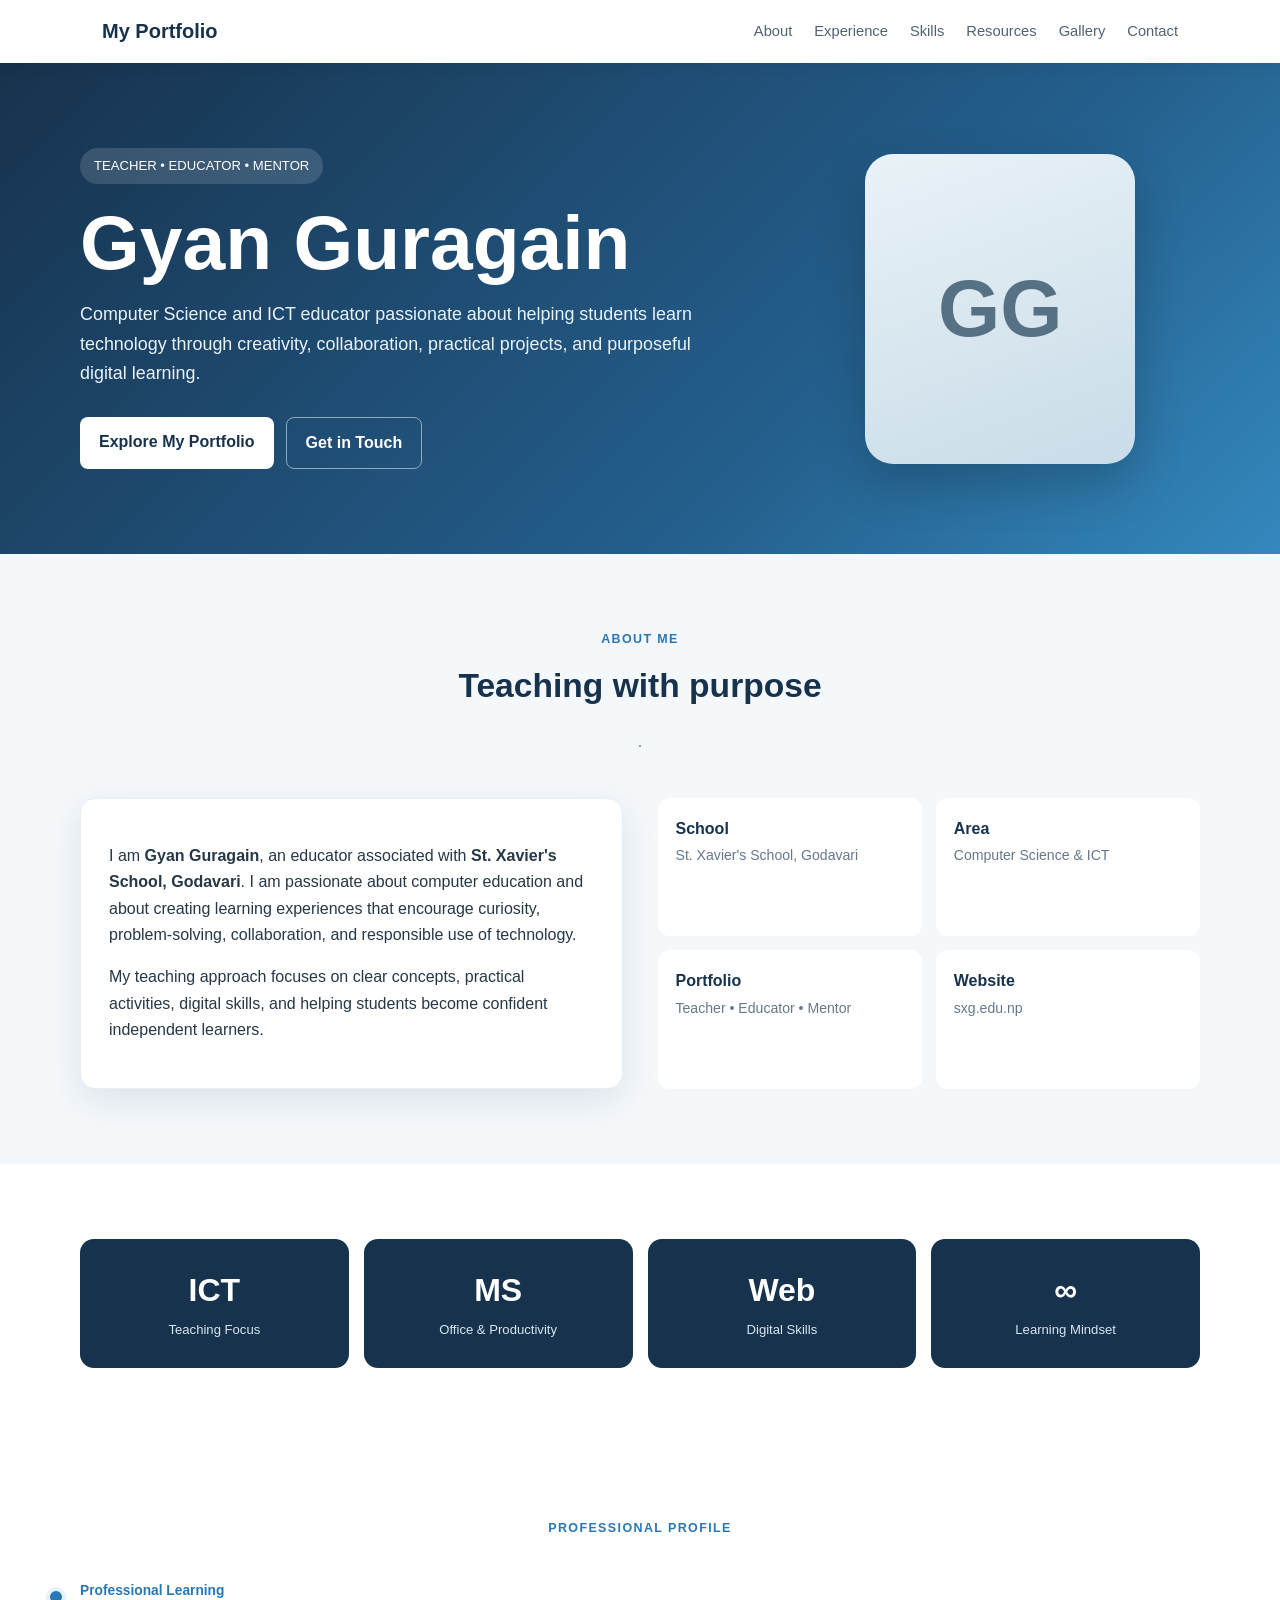
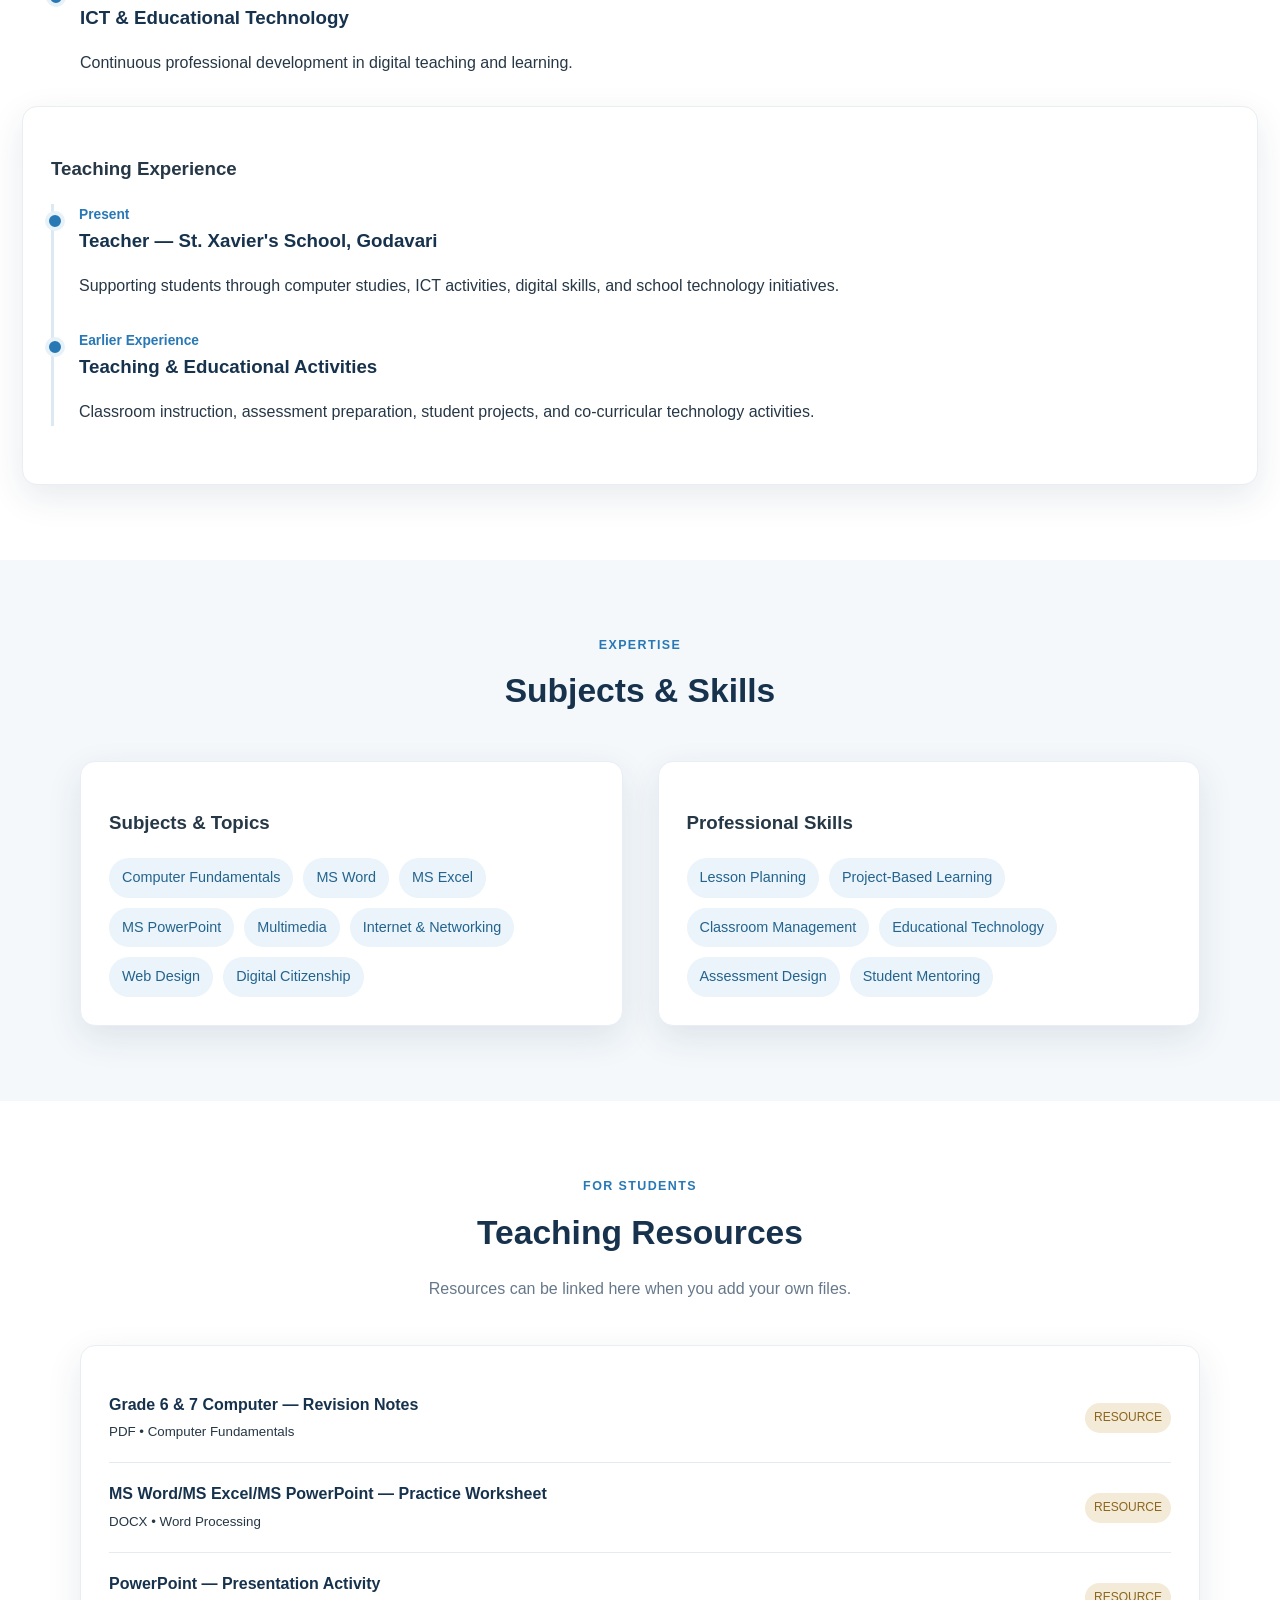
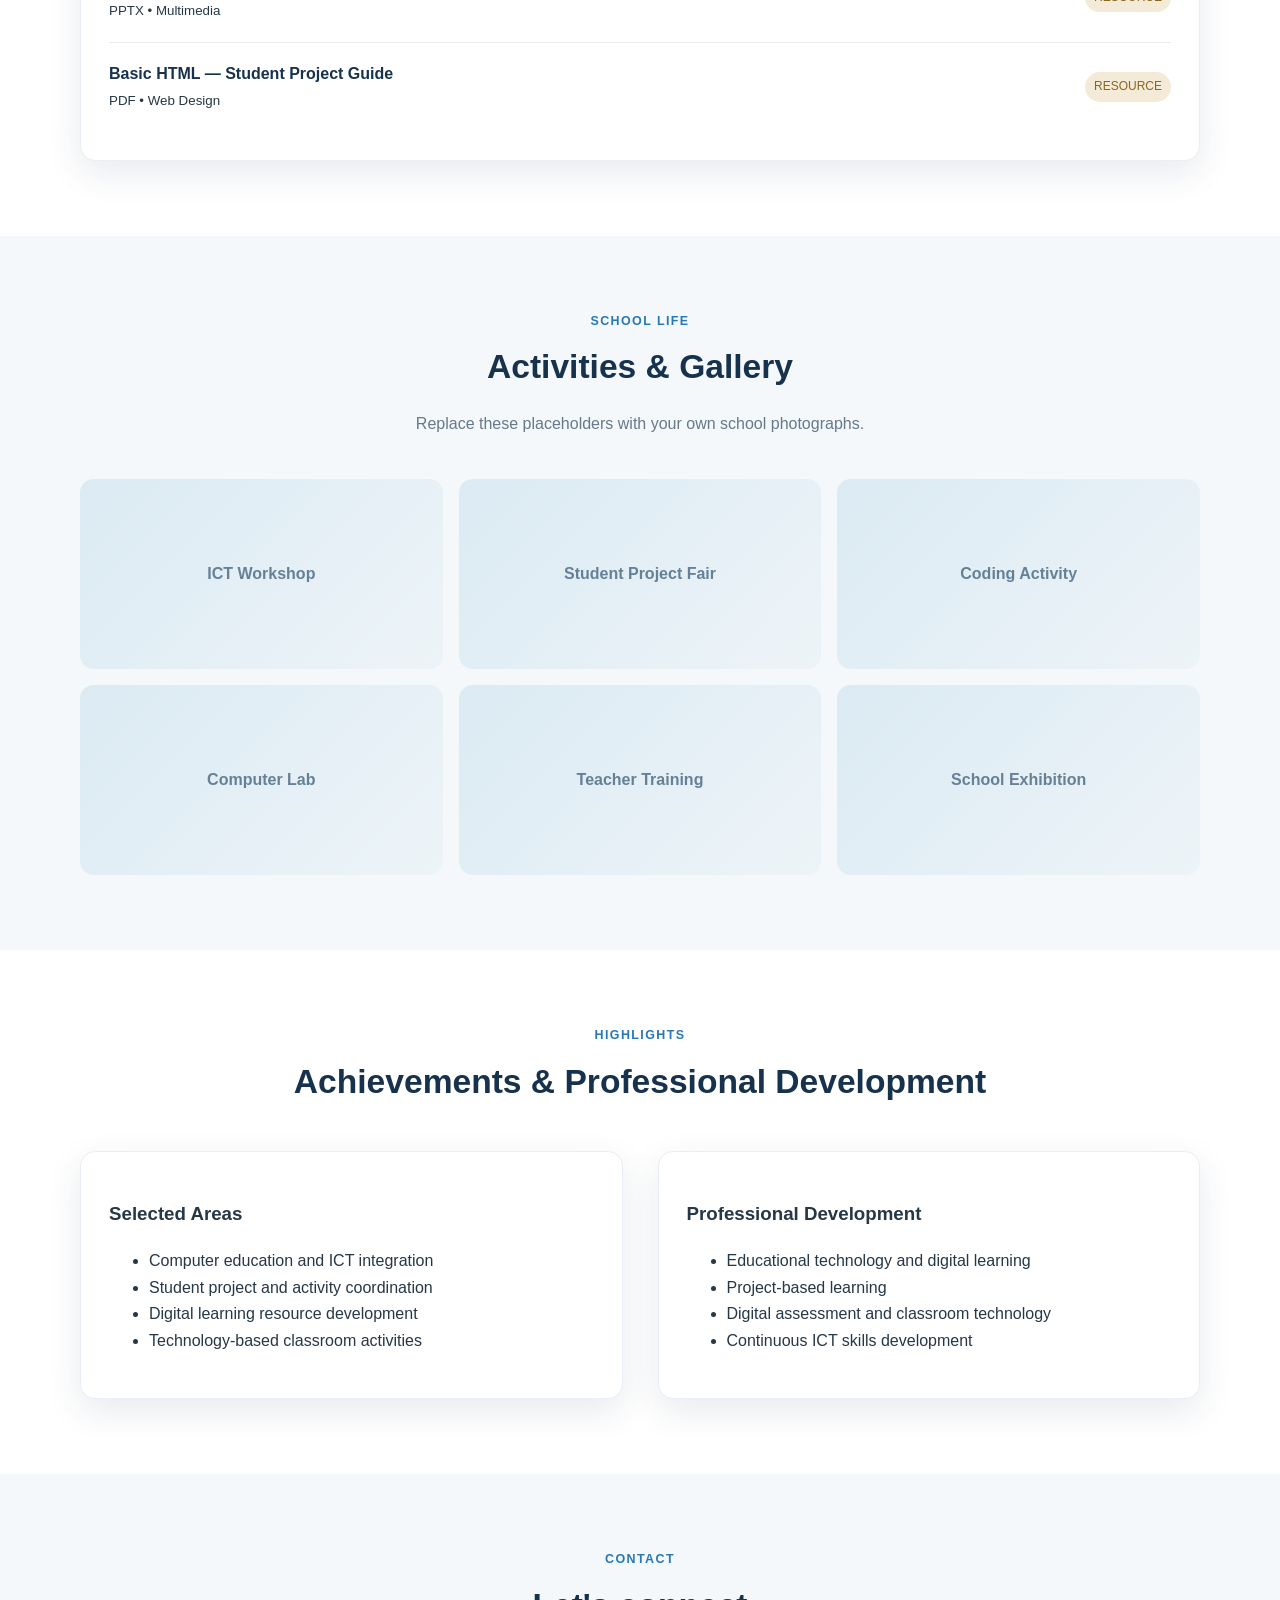
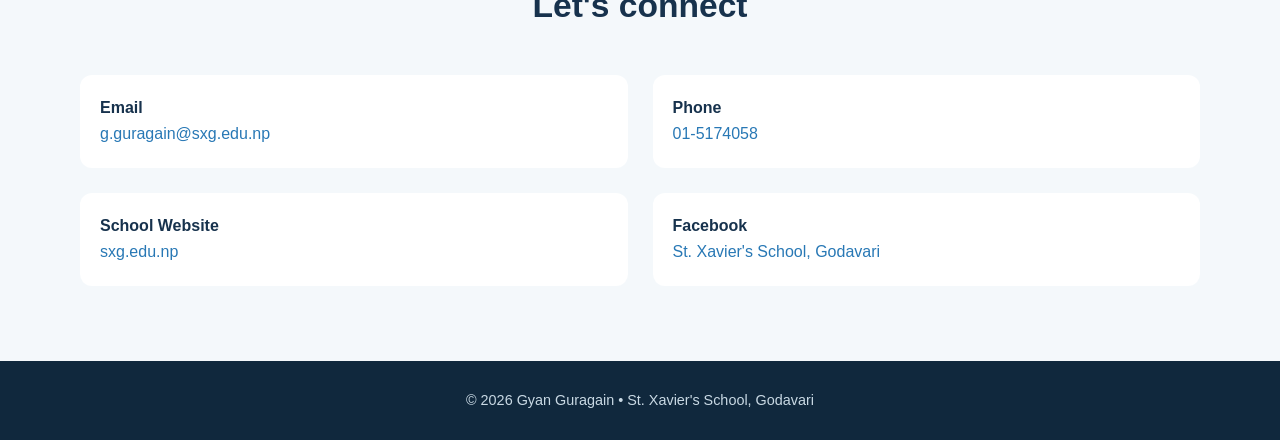
<file: index.html>
<!DOCTYPE html>
<html lang="en">
<head>
<meta charset="UTF-8">
<meta name="viewport" content="width=device-width, initial-scale=1.0">
<title>Gyan Guragain | Teacher Portfolio</title>
<meta name="description" content="Professional teacher portfolio of Gyan Guragain, Computer Science teacher at St. Xavier's School, Godavari.">
<style>
:root{--navy:#17324d;--blue:#2878b5;--light:#f4f8fb;--gold:#e6a93a;--text:#263746;--muted:#66788a;--white:#fff;--shadow:0 12px 35px rgba(23,50,77,.10)}
*{box-sizing:border-box;scroll-behavior:smooth}
body{margin:0;font-family:Inter,Segoe UI,Arial,sans-serif;color:var(--text);line-height:1.65}
a{text-decoration:none;color:inherit}
nav{position:sticky;top:0;z-index:10;background:rgba(255,255,255,.96);backdrop-filter:blur(10px);box-shadow:0 2px 16px rgba(0,0,0,.06)}
.navwrap{max-width:1120px;margin:auto;display:flex;align-items:center;justify-content:space-between;padding:15px 22px}
.logo{font-weight:800;color:var(--navy);font-size:1.25rem}.logo span{color:var(--blue)}
.links{display:flex;gap:22px;font-size:.92rem;color:#506274}.links a:hover{color:var(--blue)}
.hero{background:linear-gradient(135deg,#17324d,#245f8d 65%,#3488bd);color:#fff;padding:85px 22px}
.hero-inner{max-width:1120px;margin:auto;display:grid;grid-template-columns:1.25fr .75fr;gap:55px;align-items:center}
.badge{display:inline-block;background:rgba(255,255,255,.14);padding:7px 14px;border-radius:30px;font-size:.82rem}
h1{font-size:clamp(2.5rem,6vw,4.8rem);line-height:1.05;margin:18px 0}
.hero p{font-size:1.12rem;max-width:650px;color:#e8f2f8}
.buttons{display:flex;gap:12px;margin-top:28px;flex-wrap:wrap}.btn{padding:12px 19px;border-radius:8px;font-weight:700}.primary{background:#fff;color:var(--navy)}.outline{border:1px solid rgba(255,255,255,.5)}
.profile{display:flex;justify-content:center}.portrait{width:270px;height:310px;border-radius:28px;background:linear-gradient(160deg,#e9f2f7,#c9dce8);display:flex;align-items:center;justify-content:center;color:#567084;font-size:5rem;font-weight:800;box-shadow:0 20px 50px rgba(0,0,0,.2)}
section{padding:75px 22px}.container{max-width:1120px;margin:auto}.section-title{text-align:center;margin-bottom:42px}.eyebrow{color:var(--blue);font-weight:800;text-transform:uppercase;letter-spacing:1.4px;font-size:.78rem}.section-title h2{font-size:2.1rem;color:var(--navy);margin:8px 0}.section-title p{color:var(--muted)}
.grid2{display:grid;grid-template-columns:1fr 1fr;gap:35px}.card{background:#fff;border-radius:15px;padding:28px;box-shadow:var(--shadow);border:1px solid #e8eef3}
.about{background:var(--light)}.facts{display:grid;grid-template-columns:repeat(2,1fr);gap:14px}.fact{padding:18px;background:#fff;border-radius:12px}.fact b{display:block;color:var(--navy)}.fact span{font-size:.88rem;color:var(--muted)}
.timeline{border-left:3px solid #dce9f2;padding-left:25px}.item{position:relative;margin-bottom:30px}.item:before{content:"";position:absolute;left:-34px;top:7px;width:12px;height:12px;border-radius:50%;background:var(--blue);border:4px solid #e7f1f8}.item h3{margin:0;color:var(--navy)}.date{color:var(--blue);font-weight:700;font-size:.86rem}
.skills{display:flex;flex-wrap:wrap;gap:10px}.skill{background:#eaf4fa;color:#24638e;padding:8px 13px;border-radius:25px;font-size:.9rem}
.stats{display:grid;grid-template-columns:repeat(4,1fr);gap:15px}.stat{text-align:center;background:var(--navy);color:#fff;border-radius:14px;padding:25px}.stat strong{font-size:2rem;display:block}.stat span{font-size:.82rem;color:#d8e6ef}
.resource{display:flex;justify-content:space-between;align-items:center;gap:15px;padding:18px 0;border-bottom:1px solid #e5ebef}.resource:last-child{border:0}.resource h3{margin:0;color:var(--navy);font-size:1rem}.tag{font-size:.75rem;background:#f3ead8;color:#8b661d;padding:5px 9px;border-radius:15px}
.gallery{display:grid;grid-template-columns:repeat(3,1fr);gap:16px}.photo{height:190px;border-radius:14px;background:linear-gradient(135deg,#dbeaf3,#edf4f8);display:flex;align-items:center;justify-content:center;color:#668096;font-weight:700}
.contact{background:var(--light)}.contactbox{display:grid;grid-template-columns:1fr 1fr;gap:25px}.contact-item{background:#fff;padding:20px;border-radius:12px}.contact-item b{display:block;color:var(--navy)}.contact-item a{color:var(--blue)}
footer{background:#10283d;color:#c9d9e4;text-align:center;padding:28px 20px;font-size:.9rem}
@media(max-width:800px){.hero-inner,.grid2,.contactbox{grid-template-columns:1fr}.profile{order:-1}.portrait{width:190px;height:210px;font-size:3.5rem}.links{display:none}.stats{grid-template-columns:repeat(2,1fr)}.gallery{grid-template-columns:1fr 1fr}}
@media(max-width:500px){section{padding:55px 17px}.stats,.gallery,.facts{grid-template-columns:1fr}.hero{padding:60px 17px}}
</style>
</head>
<body>
<nav><div class="navwrap">
<a class="logo" href="#home">My<span></span> Portfolio</a>
<div class="links"><a href="#about">About</a><a href="#experience">Experience</a><a href="#skills">Skills</a><a href="#resources">Resources</a><a href="#gallery">Gallery</a><a href="#contact">Contact</a></div>
</div></nav>

<header class="hero" id="home"><div class="hero-inner">
<div>
<span class="badge">TEACHER • EDUCATOR • MENTOR</span>
<h1>Gyan Guragain</h1>
<p>Computer Science and ICT educator passionate about helping students learn technology through creativity, collaboration, practical projects, and purposeful digital learning.</p>
<div class="buttons"><a class="btn primary" href="#about">Explore My Portfolio</a><a class="btn outline" href="#contact">Get in Touch</a></div>
</div>
<div class="profile"><div class="portrait">GG</div></div>
</div></header>

<section id="about" class="about"><div class="container">
<div class="section-title"><div class="eyebrow">About Me</div><h2>Teaching with purpose</h2><p>.</p></div>
<div class="grid2"><div class="card">
<p>I am <b>Gyan Guragain</b>, an educator associated with <b>St. Xavier's School, Godavari</b>. I am passionate about computer education and about creating learning experiences that encourage curiosity, problem-solving, collaboration, and responsible use of technology.</p>
<p>My teaching approach focuses on clear concepts, practical activities, digital skills, and helping students become confident independent learners.</p>
</div><div class="facts">
<div class="fact"><b>School</b><span>St. Xavier's School, Godavari</span></div>
<div class="fact"><b>Area</b><span>Computer Science & ICT</span></div>
<div class="fact"><b>Portfolio</b><span>Teacher • Educator • Mentor</span></div>
<div class="fact"><b>Website</b><span>sxg.edu.np</span></div>
</div></div>
</div></section>

<section><div class="container"><div class="stats">
<div class="stat"><strong>ICT</strong><span>Teaching Focus</span></div><div class="stat"><strong>MS</strong><span>Office & Productivity</span></div><div class="stat"><strong>Web</strong><span>Digital Skills</span></div><div class="stat"><strong>∞</strong><span>Learning Mindset</span></div>
</div></div></section>

<section id="experience"><div class="container">
<div class="section-title"><div class="eyebrow">Professional Profile</div><h2></h2></div>
<div class="item"><div class="date">Professional Learning</div><h3>ICT & Educational Technology</h3><p>Continuous professional development in digital teaching and learning.</p></div>
</div></div>
<div class="card"><h3>Teaching Experience</h3><div class="timeline">
<div class="item"><div class="date">Present</div><h3>Teacher — St. Xavier's School, Godavari</h3><p>Supporting students through computer studies, ICT activities, digital skills, and school technology initiatives.</p></div>
<div class="item"><div class="date">Earlier Experience</div><h3>Teaching & Educational Activities</h3><p>Classroom instruction, assessment preparation, student projects, and co-curricular technology activities.</p></div>
</div></div></div>
</div></section>

<section id="skills" class="about"><div class="container">
<div class="section-title"><div class="eyebrow">Expertise</div><h2>Subjects & Skills</h2></div>
<div class="grid2"><div class="card"><h3>Subjects & Topics</h3><div class="skills"><span class="skill">Computer Fundamentals</span><span class="skill">MS Word</span><span class="skill">MS Excel</span><span class="skill">MS PowerPoint</span><span class="skill">Multimedia</span><span class="skill">Internet & Networking</span><span class="skill">Web Design</span><span class="skill">Digital Citizenship</span></div></div>
<div class="card"><h3>Professional Skills</h3><div class="skills"><span class="skill">Lesson Planning</span><span class="skill">Project-Based Learning</span><span class="skill">Classroom Management</span><span class="skill">Educational Technology</span><span class="skill">Assessment Design</span><span class="skill">Student Mentoring</span></div></div></div>
</div></section>

<section id="resources"><div class="container">
<div class="section-title"><div class="eyebrow">For Students</div><h2>Teaching Resources</h2><p>Resources can be linked here when you add your own files.</p></div>
<div class="card">
<div class="resource"><div><h3>Grade 6 & 7 Computer — Revision Notes</h3><small>PDF • Computer Fundamentals</small></div><span class="tag">RESOURCE</span></div>
<div class="resource"><div><h3>MS Word/MS Excel/MS PowerPoint — Practice Worksheet</h3><small>DOCX • Word Processing</small></div><span class="tag">RESOURCE</span></div>
<div class="resource"><div><h3>PowerPoint — Presentation Activity</h3><small>PPTX • Multimedia</small></div><span class="tag">RESOURCE</span></div>
<div class="resource"><div><h3>Basic HTML — Student Project Guide</h3><small>PDF • Web Design</small></div><span class="tag">RESOURCE</span></div>
</div></div></section>

<section id="gallery" class="about"><div class="container">
<div class="section-title"><div class="eyebrow">School Life</div><h2>Activities & Gallery</h2><p>Replace these placeholders with your own school photographs.</p></div>
<div class="gallery"><div class="photo">ICT Workshop</div><div class="photo">Student Project Fair</div><div class="photo">Coding Activity</div><div class="photo">Computer Lab</div><div class="photo">Teacher Training</div><div class="photo">School Exhibition</div></div>
</div></section>

<section><div class="container"><div class="section-title"><div class="eyebrow">Highlights</div><h2>Achievements & Professional Development</h2></div>
<div class="grid2"><div class="card"><h3>Selected Areas</h3><ul><li>Computer education and ICT integration</li><li>Student project and activity coordination</li><li>Digital learning resource development</li><li>Technology-based classroom activities</li></ul></div>
<div class="card"><h3>Professional Development</h3><ul><li>Educational technology and digital learning</li><li>Project-based learning</li><li>Digital assessment and classroom technology</li><li>Continuous ICT skills development</li></ul></div></div>
</div></section>

<section id="contact" class="contact"><div class="container">
<div class="section-title"><div class="eyebrow">Contact</div><h2>Let's connect</h2></div>
<div class="contactbox">
<div class="contact-item"><b>Email</b><a href="mailto:g.guragain@sxg.edu.np">g.guragain@sxg.edu.np</a></div>
<div class="contact-item"><b>Phone</b><a href="tel:015174058">01-5174058</a></div>
<div class="contact-item"><b>School Website</b><a href="https://sxg.edu.np" target="_blank">sxg.edu.np</a></div>
<div class="contact-item"><b>Facebook</b><a href="https://www.facebook.com/stxaviersgodavari" target="_blank">St. Xavier's School, Godavari</a></div>
</div>
</div></section>

<footer>© 2026 Gyan Guragain • St. Xavier's School, Godavari</footer>
</body></html>
</file>
